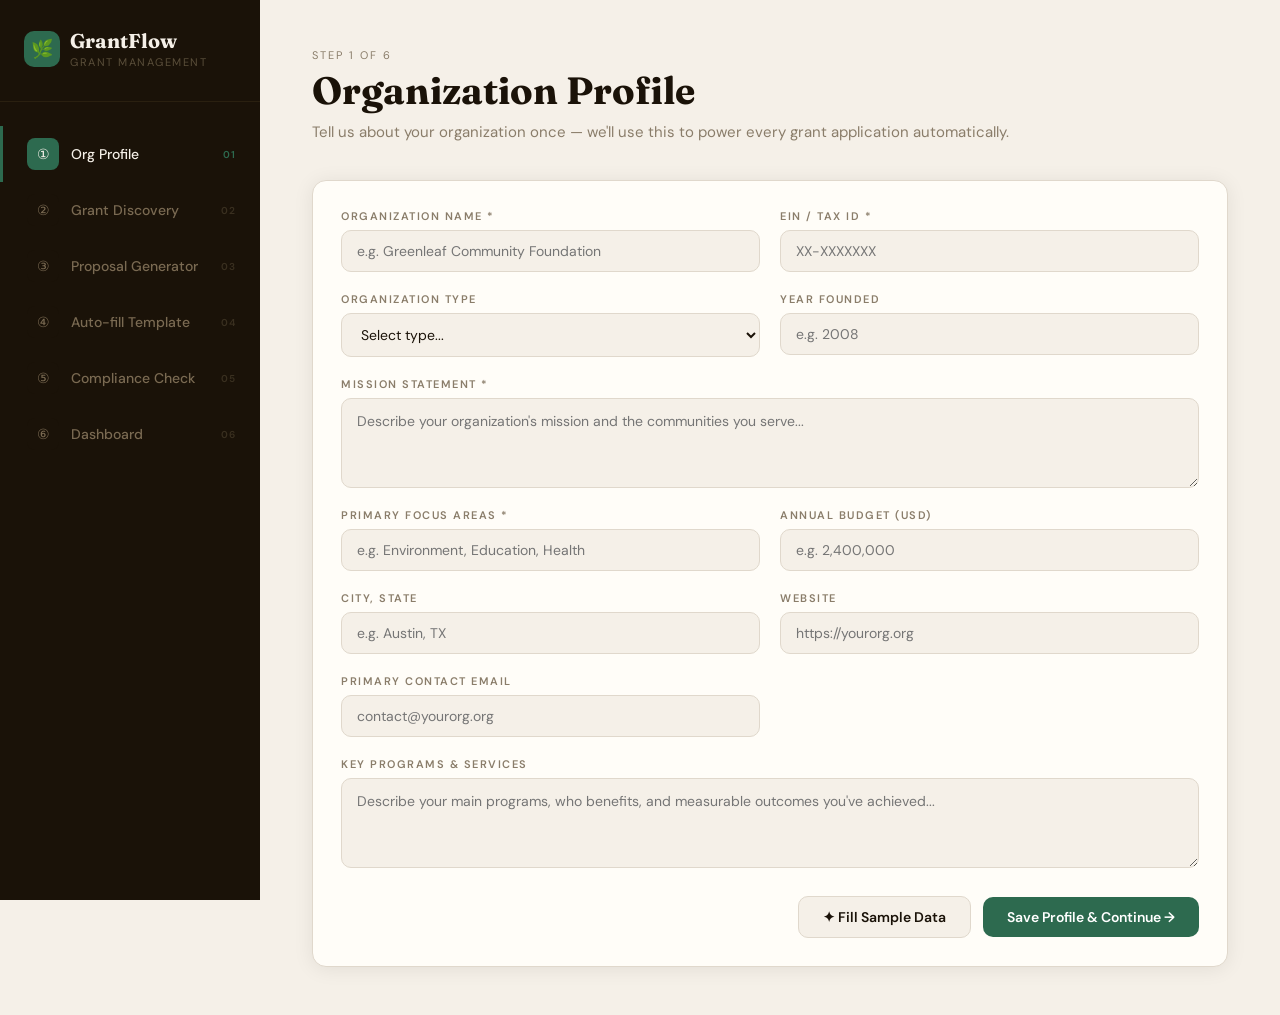
<file: templates/index.html>
<!DOCTYPE html>
<html lang="en">
<head>
<meta charset="UTF-8"/>
<meta name="viewport" content="width=device-width, initial-scale=1.0"/>
<title>GrantFlow — Full Prototype</title>
<link href="https://fonts.googleapis.com/css2?family=Fraunces:wght@400;600;700;900&family=DM+Sans:wght@300;400;500;600&family=Instrument+Serif:ital@0;1&display=swap" rel="stylesheet"/>
<style>
  :root {
    --bg: #f5f0e8;
    --surface: #fffdf8;
    --border: #e0d8cc;
    --text: #1a1208;
    --muted: #8a7d6a;
    --accent: #2d6a4f;
    --accent2: #e76f51;
    --accent3: #457b9d;
    --gold: #c9963a;
    --pass: #2d6a4f;
    --warn: #c9963a;
    --fail: #e63946;
    --radius: 14px;
    --shadow: 0 2px 20px rgba(0,0,0,0.08);
  }
  * { box-sizing: border-box; margin: 0; padding: 0; }
  body { background: var(--bg); font-family: 'DM Sans', sans-serif; color: var(--text); min-height: 100vh; }
  
  /* LAYOUT */
  .shell { display: flex; min-height: 100vh; }
  .sidebar {
    width: 260px; min-height: 100vh; background: var(--text);
    display: flex; flex-direction: column; padding: 28px 0; position: fixed; top: 0; left: 0; bottom: 0;
  }
  .sidebar-logo { padding: 0 24px 32px; border-bottom: 1px solid #2a2010; margin-bottom: 24px; }
  .logo-mark { display: flex; align-items: center; gap: 10px; }
  .logo-icon { width: 36px; height: 36px; background: var(--accent); border-radius: 10px; display: flex; align-items: center; justify-content: center; font-size: 18px; }
  .logo-text { font-family: 'Fraunces', serif; font-size: 20px; color: #f5f0e8; font-weight: 700; }
  .logo-sub { font-size: 11px; color: #5a4e3a; margin-top: 2px; letter-spacing: 1.5px; text-transform: uppercase; }
  
  .nav-item {
    display: flex; align-items: center; gap: 12px;
    padding: 12px 24px; cursor: pointer;
    transition: all .2s; color: #7a6a52; font-size: 14px; font-weight: 500;
    border-left: 3px solid transparent;
  }
  .nav-item:hover { color: #f5f0e8; background: #1a1208; }
  .nav-item.active { color: #f5f0e8; border-left-color: var(--accent); background: #1a1208; }
  .nav-item.done { color: var(--accent); }
  .nav-icon { width: 32px; height: 32px; border-radius: 8px; display: flex; align-items: center; justify-content: center; font-size: 14px; background: #1a1208; flex-shrink: 0; }
  .nav-item.active .nav-icon { background: var(--accent); }
  .nav-item.done .nav-icon { background: #0d2218; }
  .nav-step { font-size: 10px; color: #3a3020; margin-left: auto; font-weight: 600; letter-spacing: 1px; }
  .nav-item.active .nav-step { color: var(--accent); }

  .main { margin-left: 260px; flex: 1; padding: 48px 52px; max-width: calc(100% - 260px); }
  
  /* PANELS */
  .panel { display: none; animation: fadeUp .35s ease; }
  .panel.active { display: block; }
  @keyframes fadeUp { from { opacity:0; transform:translateY(18px); } to { opacity:1; transform:translateY(0); } }
  
  .page-header { margin-bottom: 36px; }
  .page-tag { font-size: 11px; letter-spacing: 2px; text-transform: uppercase; color: var(--muted); margin-bottom: 8px; }
  .page-title { font-family: 'Fraunces', serif; font-size: 38px; color: var(--text); line-height: 1.1; font-weight: 700; }
  .page-sub { font-size: 15px; color: var(--muted); margin-top: 8px; line-height: 1.6; }

  /* CARDS */
  .card { background: var(--surface); border: 1px solid var(--border); border-radius: var(--radius); padding: 28px; box-shadow: var(--shadow); }
  .card + .card { margin-top: 20px; }

  /* FORM */
  .form-grid { display: grid; grid-template-columns: 1fr 1fr; gap: 20px; }
  .form-group { display: flex; flex-direction: column; gap: 7px; }
  .form-group.full { grid-column: 1 / -1; }
  .form-label { font-size: 11px; letter-spacing: 1.5px; text-transform: uppercase; color: var(--muted); font-weight: 600; }
  .form-input, .form-textarea, .form-select {
    background: var(--bg); border: 1.5px solid var(--border); border-radius: 10px;
    color: var(--text); padding: 11px 15px; font-size: 14px; font-family: 'DM Sans', sans-serif;
    outline: none; transition: border-color .2s, box-shadow .2s; width: 100%;
  }
  .form-input:focus, .form-textarea:focus, .form-select:focus {
    border-color: var(--accent); box-shadow: 0 0 0 3px rgba(45,106,79,.12);
  }
  .form-textarea { resize: vertical; min-height: 90px; line-height: 1.6; }
  .form-select { cursor: pointer; }

  /* BUTTONS */
  .btn { display: inline-flex; align-items: center; gap: 8px; padding: 11px 24px; border-radius: 10px; font-size: 14px; font-weight: 600; font-family: 'DM Sans', sans-serif; cursor: pointer; transition: all .2s; border: none; }
  .btn-primary { background: var(--accent); color: white; }
  .btn-primary:hover { background: #1e4d38; transform: translateY(-1px); box-shadow: 0 6px 20px rgba(45,106,79,.3); }
  .btn-secondary { background: var(--bg); color: var(--text); border: 1.5px solid var(--border); }
  .btn-secondary:hover { border-color: var(--accent); color: var(--accent); }
  .btn-orange { background: var(--accent2); color: white; }
  .btn-orange:hover { background: #c85a3a; transform: translateY(-1px); }
  .btn-blue { background: var(--accent3); color: white; }
  .btn-blue:hover { background: #2e6080; }
  .btn:disabled { opacity: .4; cursor: not-allowed; transform: none !important; }
  .btn-row { display: flex; gap: 12px; align-items: center; margin-top: 28px; justify-content: flex-end; }

  /* GRANT CARDS */
  .grant-card {
    background: var(--surface); border: 1.5px solid var(--border); border-radius: var(--radius);
    padding: 20px 22px; cursor: pointer; transition: all .2s; display: flex; gap: 16px; align-items: flex-start;
  }
  .grant-card:hover { border-color: var(--accent); box-shadow: 0 4px 20px rgba(45,106,79,.1); }
  .grant-card.selected { border-color: var(--accent); background: #f0f7f3; }
  .grant-card + .grant-card { margin-top: 12px; }
  .grant-check { width: 22px; height: 22px; border-radius: 6px; border: 2px solid var(--border); background: white; display: flex; align-items: center; justify-content: center; flex-shrink: 0; margin-top: 2px; transition: all .2s; }
  .grant-card.selected .grant-check { background: var(--accent); border-color: var(--accent); }
  .grant-body { flex: 1; }
  .grant-name { font-weight: 600; font-size: 15px; color: var(--text); margin-bottom: 3px; }
  .grant-funder { font-size: 13px; color: var(--muted); margin-bottom: 10px; }
  .grant-meta { display: flex; gap: 16px; align-items: center; flex-wrap: wrap; }
  .grant-amount { font-family: 'Fraunces', serif; font-size: 20px; color: var(--gold); font-weight: 700; }
  .grant-deadline { font-size: 12px; color: var(--muted); background: var(--bg); padding: 4px 10px; border-radius: 20px; border: 1px solid var(--border); }
  .grant-badge { font-size: 11px; padding: 3px 10px; border-radius: 20px; font-weight: 600; }
  .badge-closing { background: #fde8e8; color: var(--fail); border: 1px solid #f5c0c0; }
  .badge-open { background: #e8f5ee; color: var(--pass); border: 1px solid #b8deca; }
  .match-bar-wrap { margin-top: 10px; }
  .match-label { display: flex; justify-content: space-between; font-size: 11px; color: var(--muted); margin-bottom: 4px; }
  .match-score { color: var(--accent); font-weight: 700; }
  .match-track { background: #e8e0d0; border-radius: 4px; height: 5px; overflow: hidden; }
  .match-fill { height: 100%; background: var(--accent); border-radius: 4px; transition: width 1s cubic-bezier(.4,0,.2,1); }

  /* FILTER PILLS */
  .pills { display: flex; gap: 8px; flex-wrap: wrap; margin-bottom: 20px; }
  .pill { padding: 6px 16px; border-radius: 20px; font-size: 12px; font-weight: 600; cursor: pointer; border: 1.5px solid var(--border); background: var(--surface); color: var(--muted); transition: all .2s; }
  .pill.active { border-color: var(--accent); color: var(--accent); background: #f0f7f3; }

  /* PROPOSAL */
  .proposal-tabs { display: flex; gap: 8px; margin-bottom: 20px; flex-wrap: wrap; }
  .prop-tab { padding: 7px 16px; border-radius: 20px; font-size: 13px; font-weight: 600; cursor: pointer; border: 1.5px solid var(--border); background: var(--surface); color: var(--muted); transition: all .2s; }
  .prop-tab.active { border-color: var(--gold); color: var(--gold); background: #fdf5e6; }
  .proposal-box {
    background: #fffdf5; border: 1.5px solid var(--border); border-radius: var(--radius);
    padding: 28px; min-height: 340px; font-family: 'Instrument Serif', serif; font-size: 16px;
    line-height: 1.85; color: var(--text); white-space: pre-wrap; position: relative; overflow-y: auto; max-height: 420px;
  }
  .proposal-placeholder { color: #bbb; font-family: 'DM Sans', sans-serif; font-size: 14px; font-style: italic; }
  .cursor { display: inline-block; width: 2px; height: 18px; background: var(--accent2); animation: blink 1s infinite; margin-left: 1px; vertical-align: middle; }
  @keyframes blink { 0%,100%{opacity:1} 50%{opacity:0} }
  .ai-thinking { display: flex; align-items: center; gap: 10px; color: var(--muted); font-family: 'DM Sans', sans-serif; font-size: 13px; }
  .dot-anim span { display: inline-block; width: 6px; height: 6px; border-radius: 50%; background: var(--accent); margin: 0 2px; animation: bounce .8s infinite; }
  .dot-anim span:nth-child(2) { animation-delay: .15s; }
  .dot-anim span:nth-child(3) { animation-delay: .3s; }
  @keyframes bounce { 0%,100%{transform:translateY(0)} 50%{transform:translateY(-5px)} }

  /* AUTOFILL */
  .filled-input { border-color: var(--accent) !important; background: #f0f7f3 !important; }
  .autofill-badge { display: inline-flex; align-items: center; gap: 5px; font-size: 11px; color: var(--pass); background: #e8f5ee; border: 1px solid #b8deca; border-radius: 20px; padding: 4px 12px; font-weight: 600; }

  /* COMPLIANCE */
  .compliance-item {
    display: flex; align-items: center; gap: 14px;
    background: var(--surface); border: 1.5px solid var(--border); border-radius: 12px;
    padding: 14px 18px; transition: all .4s ease; opacity: .25;
  }
  .compliance-item + .compliance-item { margin-top: 10px; }
  .compliance-item.revealed { opacity: 1; }
  .compliance-item.pass { border-color: #b8deca; }
  .compliance-item.warn { border-color: #f0d898; }
  .compliance-item.fail { border-color: #f5c0c0; }
  .comp-icon { width: 32px; height: 32px; border-radius: 50%; display: flex; align-items: center; justify-content: center; font-size: 14px; font-weight: 700; flex-shrink: 0; }
  .comp-icon.pass { background: #e8f5ee; color: var(--pass); }
  .comp-icon.warn { background: #fdf5e6; color: var(--warn); }
  .comp-icon.fail { background: #fde8e8; color: var(--fail); }
  .comp-text { font-size: 14px; color: var(--text); flex: 1; }
  .comp-tag { font-size: 11px; font-weight: 600; padding: 3px 10px; border-radius: 10px; }
  .comp-tag.pass { background: #e8f5ee; color: var(--pass); }
  .comp-tag.warn { background: #fdf5e6; color: var(--warn); }
  .comp-tag.fail { background: #fde8e8; color: var(--fail); }
  .comp-summary { display: grid; grid-template-columns: 1fr 1fr 1fr; gap: 14px; margin-bottom: 24px; }
  .comp-stat { border-radius: 12px; padding: 16px 20px; text-align: center; }
  .comp-stat.pass { background: #e8f5ee; border: 1px solid #b8deca; }
  .comp-stat.warn { background: #fdf5e6; border: 1px solid #f0d898; }
  .comp-stat.fail { background: #fde8e8; border: 1px solid #f5c0c0; }
  .comp-stat-num { font-family: 'Fraunces', serif; font-size: 32px; font-weight: 700; }
  .comp-stat-num.pass { color: var(--pass); }
  .comp-stat-num.warn { color: var(--warn); }
  .comp-stat-num.fail { color: var(--fail); }
  .comp-stat-lbl { font-size: 12px; color: var(--muted); margin-top: 4px; font-weight: 600; }

  /* DASHBOARD */
  .stat-grid { display: grid; grid-template-columns: repeat(4, 1fr); gap: 16px; margin-bottom: 28px; }
  .stat-card { background: var(--surface); border: 1.5px solid var(--border); border-radius: var(--radius); padding: 20px; }
  .stat-card-label { font-size: 11px; letter-spacing: 1.5px; text-transform: uppercase; color: var(--muted); margin-bottom: 8px; }
  .stat-card-value { font-family: 'Fraunces', serif; font-size: 32px; font-weight: 700; line-height: 1; }
  .stat-card-sub { font-size: 12px; color: var(--muted); margin-top: 6px; }
  .stat-card.green .stat-card-value { color: var(--accent); }
  .stat-card.gold .stat-card-value { color: var(--gold); }
  .stat-card.blue .stat-card-value { color: var(--accent3); }
  .stat-card.orange .stat-card-value { color: var(--accent2); }

  .two-col { display: grid; grid-template-columns: 1fr 1fr; gap: 20px; }
  .section-title { font-size: 12px; letter-spacing: 1.5px; text-transform: uppercase; color: var(--muted); margin-bottom: 16px; font-weight: 600; }

  .pipeline-row { margin-bottom: 16px; }
  .pipeline-labels { display: flex; justify-content: space-between; font-size: 13px; color: var(--text); margin-bottom: 5px; }
  .pipeline-count { font-weight: 700; }
  .pipe-track { background: var(--bg); border-radius: 4px; height: 8px; overflow: hidden; border: 1px solid var(--border); }
  .pipe-fill { height: 100%; border-radius: 4px; transition: width 1.2s cubic-bezier(.4,0,.2,1); }

  .activity-item { display: flex; gap: 12px; align-items: flex-start; padding: 10px 0; border-bottom: 1px solid var(--border); }
  .activity-item:last-child { border-bottom: none; }
  .activity-dot { width: 10px; height: 10px; border-radius: 50%; margin-top: 5px; flex-shrink: 0; }
  .activity-body { flex: 1; }
  .activity-action { font-size: 13px; font-weight: 600; }
  .activity-grant { font-size: 13px; color: var(--muted); }
  .activity-date { font-size: 11px; color: #b0a090; margin-top: 2px; }

  /* SUCCESS BANNER */
  .success-banner { background: linear-gradient(135deg, #f0f7f3, #fdf5e6); border: 1.5px solid #b8deca; border-radius: var(--radius); padding: 24px 28px; display: flex; align-items: center; justify-content: space-between; margin-top: 24px; }
  .success-title { font-family: 'Fraunces', serif; font-size: 20px; color: var(--text); margin-bottom: 4px; }
  .success-sub { font-size: 13px; color: var(--muted); }

  /* PROGRESS STEPS */
  .step-progress { display: flex; align-items: center; gap: 6px; margin-bottom: 12px; }
  .step-dot { width: 8px; height: 8px; border-radius: 50%; background: var(--border); }
  .step-dot.done { background: var(--accent); }
  .step-dot.active { background: var(--accent2); }

  /* MISC */
  .hint { font-size: 12px; color: var(--muted); margin-top: 6px; font-style: italic; }
  .section-divider { border: none; border-top: 1.5px solid var(--border); margin: 28px 0; }
  .tag { display: inline-block; font-size: 11px; padding: 3px 10px; border-radius: 20px; font-weight: 600; background: var(--bg); color: var(--muted); border: 1px solid var(--border); }

  @media (max-width: 900px) {
    .sidebar { display: none; }
    .main { margin-left: 0; padding: 24px 20px; max-width: 100%; }
    .form-grid, .stat-grid, .two-col, .comp-summary { grid-template-columns: 1fr; }
  }
</style>
</head>
<body>

<div class="shell">
  <!-- SIDEBAR -->
  <nav class="sidebar">
    <div class="sidebar-logo">
      <div class="logo-mark">
        <div class="logo-icon">🌿</div>
        <div>
          <div class="logo-text">GrantFlow</div>
          <div class="logo-sub">Grant Management</div>
        </div>
      </div>
    </div>
    <div id="nav-org" class="nav-item active" onclick="goTo('org')">
      <div class="nav-icon">①</div>
      <span>Org Profile</span>
      <span class="nav-step">01</span>
    </div>
    <div id="nav-discover" class="nav-item" onclick="goTo('discover')">
      <div class="nav-icon">②</div>
      <span>Grant Discovery</span>
      <span class="nav-step">02</span>
    </div>
    <div id="nav-proposal" class="nav-item" onclick="goTo('proposal')">
      <div class="nav-icon">③</div>
      <span>Proposal Generator</span>
      <span class="nav-step">03</span>
    </div>
    <div id="nav-autofill" class="nav-item" onclick="goTo('autofill')">
      <div class="nav-icon">④</div>
      <span>Auto-fill Template</span>
      <span class="nav-step">04</span>
    </div>
    <div id="nav-compliance" class="nav-item" onclick="goTo('compliance')">
      <div class="nav-icon">⑤</div>
      <span>Compliance Check</span>
      <span class="nav-step">05</span>
    </div>
    <div id="nav-dashboard" class="nav-item" onclick="goTo('dashboard')">
      <div class="nav-icon">⑥</div>
      <span>Dashboard</span>
      <span class="nav-step">06</span>
    </div>
  </nav>

  <main class="main">

    <!-- ═══════════════════════════════════════
         STEP 1 — ORG PROFILE
    ═══════════════════════════════════════ -->
    <div id="panel-org" class="panel active">
      <div class="page-header">
        <div class="page-tag">Step 1 of 6</div>
        <div class="page-title">Organization Profile</div>
        <div class="page-sub">Tell us about your organization once — we'll use this to power every grant application automatically.</div>
      </div>
      <div class="card">
        <div class="form-grid">
          <div class="form-group">
            <label class="form-label">Organization Name *</label>
            <input id="org-name" class="form-input" placeholder="e.g. Greenleaf Community Foundation" />
          </div>
          <div class="form-group">
            <label class="form-label">EIN / Tax ID *</label>
            <input id="org-ein" class="form-input" placeholder="XX-XXXXXXX" />
          </div>
          <div class="form-group">
            <label class="form-label">Organization Type</label>
            <select id="org-type" class="form-select">
              <option value="">Select type...</option>
              <option>501(c)(3) Nonprofit</option>
              <option>501(c)(4) Social Welfare</option>
              <option>Public Agency</option>
              <option>Tribal Government</option>
              <option>University / Academic</option>
              <option>NGO / International</option>
            </select>
          </div>
          <div class="form-group">
            <label class="form-label">Year Founded</label>
            <input id="org-founded" class="form-input" placeholder="e.g. 2008" />
          </div>
          <div class="form-group full">
            <label class="form-label">Mission Statement *</label>
            <textarea id="org-mission" class="form-textarea" placeholder="Describe your organization's mission and the communities you serve..."></textarea>
          </div>
          <div class="form-group">
            <label class="form-label">Primary Focus Areas *</label>
            <input id="org-focus" class="form-input" placeholder="e.g. Environment, Education, Health" />
          </div>
          <div class="form-group">
            <label class="form-label">Annual Budget (USD)</label>
            <input id="org-budget" class="form-input" placeholder="e.g. 2,400,000" />
          </div>
          <div class="form-group">
            <label class="form-label">City, State</label>
            <input id="org-location" class="form-input" placeholder="e.g. Austin, TX" />
          </div>
          <div class="form-group">
            <label class="form-label">Website</label>
            <input id="org-website" class="form-input" placeholder="https://yourorg.org" />
          </div>
          <div class="form-group">
            <label class="form-label">Primary Contact Email</label>
            <input id="org-email" class="form-input" placeholder="contact@yourorg.org" />
          </div>
          <div class="form-group full">
            <label class="form-label">Key Programs & Services</label>
            <textarea id="org-programs" class="form-textarea" placeholder="Describe your main programs, who benefits, and measurable outcomes you've achieved..."></textarea>
          </div>
        </div>
        <div class="btn-row">
          <button class="btn btn-secondary" onclick="fillSampleOrg()">✦ Fill Sample Data</button>
          <button class="btn btn-primary" onclick="saveOrg()">Save Profile & Continue →</button>
        </div>
      </div>
    </div>

    <!-- ═══════════════════════════════════════
         STEP 2 — GRANT DISCOVERY
    ═══════════════════════════════════════ -->
    <div id="panel-discover" class="panel">
      <div class="page-header">
        <div class="page-tag">Step 2 of 6</div>
        <div class="page-title">Grant Discovery</div>
        <div class="page-sub">Grants matched to your organization profile. Select the ones you want to apply for.</div>
      </div>

      <div class="pills" id="filter-pills">
        <div class="pill active" onclick="filterGrants('All', this)">All Grants</div>
        <div class="pill" onclick="filterGrants('Environment', this)">🌿 Environment</div>
        <div class="pill" onclick="filterGrants('Climate', this)">🌡 Climate</div>
        <div class="pill" onclick="filterGrants('Education', this)">📚 Education</div>
        <div class="pill" onclick="filterGrants('Health', this)">❤️ Health</div>
        <div class="pill" onclick="filterGrants('Community', this)">🏘 Community</div>
      </div>

      <div id="grants-list"></div>

      <div class="btn-row">
        <span id="selected-count" style="color:var(--muted);font-size:13px;">0 grants selected</span>
        <button class="btn btn-secondary" onclick="goTo('org')">← Back</button>
        <button id="btn-to-proposal" class="btn btn-primary" onclick="goToProposal()" disabled>Generate Proposals →</button>
      </div>
    </div>

    <!-- ═══════════════════════════════════════
         STEP 3 — PROPOSAL GENERATOR
    ═══════════════════════════════════════ -->
    <div id="panel-proposal" class="panel">
      <div class="page-header">
        <div class="page-tag">Step 3 of 6</div>
        <div class="page-title">Proposal Generator</div>
        <div class="page-sub">AI writes a tailored grant proposal for each grant using your organization's profile. Powered by Claude AI.</div>
      </div>
      <div class="card">
        <div class="proposal-tabs" id="proposal-tabs"></div>
        <div id="proposal-output" class="proposal-box">
          <span class="proposal-placeholder">Select a grant tab above and click Generate to create your proposal.</span>
        </div>
        <div id="ai-status" style="margin-top:12px;min-height:30px;"></div>
        <div class="btn-row">
          <button class="btn btn-secondary" onclick="goTo('discover')">← Back</button>
          <button id="btn-generate" class="btn btn-orange" onclick="generateProposal()">✦ Generate with AI</button>
          <button id="btn-to-autofill" class="btn btn-primary" onclick="goTo('autofill')" style="display:none">Continue to Auto-fill →</button>
        </div>
      </div>
    </div>

    <!-- ═══════════════════════════════════════
         STEP 4 — AUTO-FILL TEMPLATE
    ═══════════════════════════════════════ -->
    <div id="panel-autofill" class="panel">
      <div class="page-header">
        <div class="page-tag">Step 4 of 6</div>
        <div class="page-title">Auto-fill Template</div>
        <div class="page-sub">Standard grant application fields pre-populated from your profile. Review and edit as needed.</div>
      </div>
      <div class="card">
        <div style="display:flex;justify-content:space-between;align-items:center;margin-bottom:24px;">
          <div id="autofill-status" class="hint">Fields waiting to be filled...</div>
          <button class="btn btn-blue" onclick="runAutofill()">⚡ Auto-fill All Fields</button>
        </div>
        <div class="form-grid" id="autofill-fields">
          <div class="form-group">
            <label class="form-label">Legal Organization Name</label>
            <input id="af-org-name" class="form-input" placeholder="Will be filled from your profile" />
          </div>
          <div class="form-group">
            <label class="form-label">EIN / Federal Tax ID</label>
            <input id="af-ein" class="form-input" placeholder="Will be filled from your profile" />
          </div>
          <div class="form-group">
            <label class="form-label">Organization Type</label>
            <input id="af-type" class="form-input" placeholder="Will be filled from your profile" />
          </div>
          <div class="form-group">
            <label class="form-label">Year Established</label>
            <input id="af-founded" class="form-input" placeholder="Will be filled from your profile" />
          </div>
          <div class="form-group">
            <label class="form-label">Primary Contact Email</label>
            <input id="af-email" class="form-input" placeholder="Will be filled from your profile" />
          </div>
          <div class="form-group">
            <label class="form-label">Organization Address</label>
            <input id="af-location" class="form-input" placeholder="Will be filled from your profile" />
          </div>
          <div class="form-group">
            <label class="form-label">Project Title</label>
            <input id="af-project-title" class="form-input" placeholder="Will be auto-generated" />
          </div>
          <div class="form-group">
            <label class="form-label">Amount Requested</label>
            <input id="af-amount" class="form-input" placeholder="Will be filled from grant data" />
          </div>
          <div class="form-group">
            <label class="form-label">Project Period</label>
            <input id="af-period" class="form-input" placeholder="e.g. Jan 1, 2026 – Dec 31, 2026" />
          </div>
          <div class="form-group">
            <label class="form-label">Primary Focus Area</label>
            <input id="af-focus" class="form-input" placeholder="Will be filled from your profile" />
          </div>
          <div class="form-group">
            <label class="form-label">Website URL</label>
            <input id="af-website" class="form-input" placeholder="Will be filled from your profile" />
          </div>
          <div class="form-group">
            <label class="form-label">Annual Operating Budget</label>
            <input id="af-budget" class="form-input" placeholder="Will be filled from your profile" />
          </div>
        </div>
        <div class="btn-row">
          <button class="btn btn-secondary" onclick="goTo('proposal')">← Back</button>
          <button class="btn btn-primary" onclick="goTo('compliance')">Run Compliance Check →</button>
        </div>
      </div>
    </div>

    <!-- ═══════════════════════════════════════
         STEP 5 — COMPLIANCE CHECKER
    ═══════════════════════════════════════ -->
    <div id="panel-compliance" class="panel">
      <div class="page-header">
        <div class="page-tag">Step 5 of 6</div>
        <div class="page-title">Compliance Check</div>
        <div class="page-sub">Automated scan of your application against grant requirements and regulations.</div>
      </div>
      <div class="card">
        <div id="comp-summary-wrap" style="display:none">
          <div class="comp-summary">
            <div class="comp-stat pass"><div id="comp-pass-num" class="comp-stat-num pass">0</div><div class="comp-stat-lbl">✓ Passed</div></div>
            <div class="comp-stat warn"><div id="comp-warn-num" class="comp-stat-num warn">0</div><div class="comp-stat-lbl">⚠ Warnings</div></div>
            <div class="comp-stat fail"><div id="comp-fail-num" class="comp-stat-num fail">0</div><div class="comp-stat-lbl">✕ Failed</div></div>
          </div>
        </div>
        <div id="compliance-list"></div>
        <div class="btn-row">
          <button class="btn btn-secondary" onclick="goTo('autofill')">← Back</button>
          <button id="btn-run-compliance" class="btn btn-blue" onclick="runCompliance()">▶ Run Compliance Scan</button>
          <button id="btn-to-dashboard" class="btn btn-primary" onclick="goTo('dashboard')" style="display:none">View Dashboard →</button>
        </div>
      </div>
    </div>

    <!-- ═══════════════════════════════════════
         STEP 6 — DASHBOARD
    ═══════════════════════════════════════ -->
    <div id="panel-dashboard" class="panel">
      <div class="page-header">
        <div class="page-tag">Step 6 of 6</div>
        <div class="page-title">Grant Dashboard</div>
        <div class="page-sub">Your complete grant portfolio. Track applications, awards, and upcoming deadlines.</div>
      </div>

      <div class="stat-grid">
        <div class="stat-card green">
          <div class="stat-card-label">Total Applied</div>
          <div class="stat-card-value">12</div>
          <div class="stat-card-sub">+3 this month</div>
        </div>
        <div class="stat-card gold">
          <div class="stat-card-label">Total Awarded</div>
          <div class="stat-card-value">$1.2M</div>
          <div class="stat-card-sub">4 grants active</div>
        </div>
        <div class="stat-card blue">
          <div class="stat-card-label">Pending Review</div>
          <div class="stat-card-value">5</div>
          <div class="stat-card-sub">Avg. 47 day wait</div>
        </div>
        <div class="stat-card orange">
          <div class="stat-card-label">Success Rate</div>
          <div class="stat-card-value">67%</div>
          <div class="stat-card-sub">Industry avg: 42%</div>
        </div>
      </div>

      <div class="two-col">
        <div class="card">
          <div class="section-title">Application Pipeline</div>
          <div class="pipeline-row">
            <div class="pipeline-labels"><span>Drafting</span><span class="pipeline-count" style="color:var(--muted)">3</span></div>
            <div class="pipe-track"><div class="pipe-fill" style="width:0%;background:#c4b5a0" data-width="30%"></div></div>
          </div>
          <div class="pipeline-row">
            <div class="pipeline-labels"><span>Submitted</span><span class="pipeline-count" style="color:var(--accent3)">5</span></div>
            <div class="pipe-track"><div class="pipe-fill" style="width:0%;background:var(--accent3)" data-width="50%"></div></div>
          </div>
          <div class="pipeline-row">
            <div class="pipeline-labels"><span>Under Review</span><span class="pipeline-count" style="color:var(--gold)">2</span></div>
            <div class="pipe-track"><div class="pipe-fill" style="width:0%;background:var(--gold)" data-width="20%"></div></div>
          </div>
          <div class="pipeline-row">
            <div class="pipeline-labels"><span>Awarded</span><span class="pipeline-count" style="color:var(--accent)">4</span></div>
            <div class="pipe-track"><div class="pipe-fill" style="width:0%;background:var(--accent)" data-width="40%"></div></div>
          </div>
          <div class="pipeline-row">
            <div class="pipeline-labels"><span>Declined</span><span class="pipeline-count" style="color:var(--fail)">1</span></div>
            <div class="pipe-track"><div class="pipe-fill" style="width:0%;background:var(--fail)" data-width="10%"></div></div>
          </div>
        </div>

        <div class="card">
          <div class="section-title">Recent Activity</div>
          <div class="activity-item">
            <div class="activity-dot" style="background:var(--accent3)"></div>
            <div class="activity-body">
              <div class="activity-action" style="color:var(--accent3)">Submitted</div>
              <div class="activity-grant">Climate Resilience Fund — Bloomberg</div>
              <div class="activity-date">Mar 4, 2026</div>
            </div>
          </div>
          <div class="activity-item">
            <div class="activity-dot" style="background:var(--accent)"></div>
            <div class="activity-body">
              <div class="activity-action" style="color:var(--accent)">Awarded 🎉</div>
              <div class="activity-grant">USDA Rural Development — $150,000</div>
              <div class="activity-date">Feb 28, 2026</div>
            </div>
          </div>
          <div class="activity-item">
            <div class="activity-dot" style="background:var(--fail)"></div>
            <div class="activity-body">
              <div class="activity-action" style="color:var(--fail)">Declined</div>
              <div class="activity-grant">Tech Innovation Challenge</div>
              <div class="activity-date">Feb 20, 2026</div>
            </div>
          </div>
          <div class="activity-item">
            <div class="activity-dot" style="background:var(--gold)"></div>
            <div class="activity-body">
              <div class="activity-action" style="color:var(--gold)">Under Review</div>
              <div class="activity-grant">Health Equity Grant — RWJF</div>
              <div class="activity-date">Feb 12, 2026</div>
            </div>
          </div>
          <div class="activity-item">
            <div class="activity-dot" style="background:var(--accent)"></div>
            <div class="activity-body">
              <div class="activity-action" style="color:var(--accent)">Awarded 🎉</div>
              <div class="activity-grant">Community Innovation Award — $75,000</div>
              <div class="activity-date">Jan 30, 2026</div>
            </div>
          </div>
        </div>
      </div>

      <div class="success-banner">
        <div>
          <div class="success-title">🌿 Application flow complete!</div>
          <div class="success-sub">Your grant applications are ready to submit. Start a new cycle anytime.</div>
        </div>
        <button class="btn btn-primary" onclick="goTo('org')">+ Start New Application</button>
      </div>
    </div>

  </main>
</div>

<script>
// ═══════════════════════════════════════
// DATA
// ═══════════════════════════════════════
const GRANTS = [
  { id:1, name:"USDA Rural Development Grant", funder:"U.S. Dept. of Agriculture", amount:"$150,000", amountNum:150000, deadline:"Apr 30, 2026", match:97, category:"Environment", status:"open" },
  { id:2, name:"Climate Resilience Fund", funder:"Bloomberg Philanthropies", amount:"$500,000", amountNum:500000, deadline:"May 15, 2026", match:94, category:"Climate", status:"open" },
  { id:3, name:"Community Innovation Award", funder:"Kresge Foundation", amount:"$75,000", amountNum:75000, deadline:"Jun 1, 2026", match:89, category:"Community", status:"open" },
  { id:4, name:"Education Equity Initiative", funder:"Bill & Melinda Gates Foundation", amount:"$250,000", amountNum:250000, deadline:"Mar 28, 2026", match:82, category:"Education", status:"closing" },
  { id:5, name:"Health Equity Grant", funder:"Robert Wood Johnson Foundation", amount:"$180,000", amountNum:180000, deadline:"Jul 10, 2026", match:78, category:"Health", status:"open" },
  { id:6, name:"Environmental Justice Fund", funder:"EPA Office of Grants", amount:"$300,000", amountNum:300000, deadline:"Aug 5, 2026", match:91, category:"Environment", status:"open" },
  { id:7, name:"Youth Climate Leaders Program", funder:"Patagonia Foundation", amount:"$50,000", amountNum:50000, deadline:"Apr 15, 2026", match:85, category:"Climate", status:"open" },
];

const COMPLIANCE_RULES = [
  { label:"Organization is a registered 501(c)(3) or eligible entity", sev:"pass" },
  { label:"EIN / Federal Tax ID has been provided", sev:"pass" },
  { label:"Mission statement aligns with grant focus area", sev:"pass" },
  { label:"Budget narrative attached and complete", sev:"pass" },
  { label:"IRS determination letter on file", sev:"pass" },
  { label:"Board resolution signed within last 6 months", sev:"warn" },
  { label:"Project timeline covers the full grant period", sev:"pass" },
  { label:"Matching funds documentation missing", sev:"fail" },
  { label:"DUNS / Unique Entity Identifier (UEI) provided", sev:"pass" },
  { label:"Indirect cost rate agreement required", sev:"warn" },
  { label:"Key personnel CVs attached", sev:"pass" },
  { label:"Previous grant performance reports submitted", sev:"pass" },
];

// STATE
let state = { org: {}, selectedGrants: [], activeGrantTab: null, proposals: {}, autofilled: false, complianceDone: false };
let currentFilter = 'All';

// ═══════════════════════════════════════
// NAVIGATION
// ═══════════════════════════════════════
function goTo(id) {
  document.querySelectorAll('.panel').forEach(p => p.classList.remove('active'));
  document.querySelectorAll('.nav-item').forEach(n => n.classList.remove('active'));
  document.getElementById('panel-' + id).classList.add('active');
  document.getElementById('nav-' + id).classList.add('active');
  if (id === 'discover') renderGrants();
  if (id === 'proposal') renderProposalTabs();
  if (id === 'dashboard') animatePipeline();
  window.scrollTo(0, 0);
}

// ═══════════════════════════════════════
// STEP 1 — ORG PROFILE
// ═══════════════════════════════════════
function fillSampleOrg() {
  document.getElementById('org-name').value = 'Greenleaf Community Foundation';
  document.getElementById('org-ein').value = '47-1234567';
  document.getElementById('org-type').value = '501(c)(3) Nonprofit';
  document.getElementById('org-founded').value = '2008';
  document.getElementById('org-mission').value = 'To strengthen underserved communities through environmental stewardship, equitable education, and grassroots health initiatives that create lasting, systemic change.';
  document.getElementById('org-focus').value = 'Environment, Climate, Community Health';
  document.getElementById('org-budget').value = '2,400,000';
  document.getElementById('org-location').value = 'Austin, TX';
  document.getElementById('org-website').value = 'https://greenleaf.org';
  document.getElementById('org-email').value = 'grants@greenleaf.org';
  document.getElementById('org-programs').value = 'Urban Reforestation Initiative (planted 12,000 trees, served 8 counties), Community Health Clinics (14,000 patients annually), Youth Environmental Education (2,200 students per year).';
}

function saveOrg() {
  state.org = {
    name: document.getElementById('org-name').value || 'Your Organization',
    ein: document.getElementById('org-ein').value || 'XX-XXXXXXX',
    type: document.getElementById('org-type').value || '501(c)(3) Nonprofit',
    founded: document.getElementById('org-founded').value || '2010',
    mission: document.getElementById('org-mission').value || 'To serve our community.',
    focus: document.getElementById('org-focus').value || 'Community Development',
    budget: document.getElementById('org-budget').value || '1,000,000',
    location: document.getElementById('org-location').value || 'United States',
    website: document.getElementById('org-website').value || 'https://yourorg.org',
    email: document.getElementById('org-email').value || 'contact@yourorg.org',
    programs: document.getElementById('org-programs').value || '',
  };
  document.getElementById('nav-org').classList.add('done');
  goTo('discover');
}

// ═══════════════════════════════════════
// STEP 2 — GRANT DISCOVERY
// ═══════════════════════════════════════
function renderGrants() {
  const list = document.getElementById('grants-list');
  const filtered = currentFilter === 'All' ? GRANTS : GRANTS.filter(g => g.category === currentFilter);
  list.innerHTML = filtered.map(g => `
    <div id="grant-${g.id}" class="grant-card ${state.selectedGrants.includes(g.id) ? 'selected' : ''}" onclick="toggleGrant(${g.id})">
      <div class="grant-check">${state.selectedGrants.includes(g.id) ? '<span style="color:white;font-size:13px;font-weight:900">✓</span>' : ''}</div>
      <div class="grant-body">
        <div style="display:flex;align-items:center;gap:10px;margin-bottom:3px">
          <div class="grant-name">${g.name}</div>
          <span class="grant-badge ${g.status === 'closing' ? 'badge-closing' : 'badge-open'}">${g.status === 'closing' ? 'CLOSING SOON' : 'OPEN'}</span>
        </div>
        <div class="grant-funder">${g.funder}</div>
        <div class="grant-meta">
          <span class="grant-amount">${g.amount}</span>
          <span class="grant-deadline">📅 ${g.deadline}</span>
          <span class="tag">${g.category}</span>
        </div>
        <div class="match-bar-wrap">
          <div class="match-label"><span>AI Match Score</span><span class="match-score">${g.match}%</span></div>
          <div class="match-track"><div id="bar-${g.id}" class="match-fill" style="width:0%"></div></div>
        </div>
      </div>
    </div>
  `).join('');
  setTimeout(() => filtered.forEach(g => {
    const el = document.getElementById('bar-' + g.id);
    if (el) el.style.width = g.match + '%';
  }), 50);
  updateSelectedCount();
}

function filterGrants(cat, el) {
  currentFilter = cat;
  document.querySelectorAll('.pill').forEach(p => p.classList.remove('active'));
  el.classList.add('active');
  renderGrants();
}

function toggleGrant(id) {
  if (state.selectedGrants.includes(id)) {
    state.selectedGrants = state.selectedGrants.filter(x => x !== id);
  } else {
    state.selectedGrants.push(id);
  }
  renderGrants();
}

function updateSelectedCount() {
  const n = state.selectedGrants.length;
  document.getElementById('selected-count').textContent = n + ' grant' + (n !== 1 ? 's' : '') + ' selected';
  document.getElementById('btn-to-proposal').disabled = n === 0;
}

function goToProposal() {
  document.getElementById('nav-discover').classList.add('done');
  goTo('proposal');
}

// ═══════════════════════════════════════
// STEP 3 — PROPOSAL GENERATOR
// ═══════════════════════════════════════
function renderProposalTabs() {
  const tabs = document.getElementById('proposal-tabs');
  if (!state.selectedGrants.length) { tabs.innerHTML = '<span style="color:var(--muted);font-size:13px">No grants selected — go back to Step 2.</span>'; return; }
  tabs.innerHTML = state.selectedGrants.map(id => {
    const g = GRANTS.find(x => x.id === id);
    return `<div class="prop-tab ${state.activeGrantTab === id ? 'active' : ''}" onclick="selectGrantTab(${id})">${g.name.split(' ').slice(0,3).join(' ')}</div>`;
  }).join('');
  if (!state.activeGrantTab && state.selectedGrants.length) { state.activeGrantTab = state.selectedGrants[0]; renderProposalTabs(); }
  const output = document.getElementById('proposal-output');
  if (state.proposals[state.activeGrantTab]) {
    output.textContent = state.proposals[state.activeGrantTab];
    document.getElementById('btn-to-autofill').style.display = 'inline-flex';
  } else {
    output.innerHTML = '<span class="proposal-placeholder">Click "Generate with AI" to create your proposal for this grant.</span>';
  }
}

function selectGrantTab(id) {
  state.activeGrantTab = id;
  renderProposalTabs();
}

async function generateProposal() {
  if (!state.activeGrantTab) return;
  const grant = GRANTS.find(g => g.id === state.activeGrantTab);
  const org = state.org;
  const btn = document.getElementById('btn-generate');
  const output = document.getElementById('proposal-output');
  const status = document.getElementById('ai-status');

  btn.disabled = true;
  btn.textContent = 'Generating...';
  output.innerHTML = '<div class="ai-thinking">Generating proposal from Flask backend <div class="dot-anim"><span></span><span></span><span></span></div></div>';
  status.innerHTML = '';

  try {
    const response = await fetch('/api/proposal', {
      method: 'POST',
      headers: {
        'Content-Type': 'application/json'
      },
      body: JSON.stringify({ org, grant })
    });

    if (!response.ok) {
      throw new Error('Proposal endpoint failed');
    }

    const payload = await response.json();
    const fullText = payload.proposal || '';

    let i = 0;
    output.textContent = '';
    const interval = setInterval(() => {
      output.textContent = fullText.slice(0, i);
      output.scrollTop = output.scrollHeight;
      i += 6;
      if (i >= fullText.length) {
        clearInterval(interval);
        state.proposals[state.activeGrantTab] = fullText;
        document.getElementById('btn-to-autofill').style.display = 'inline-flex';
        status.innerHTML = '<span style="color:var(--accent);font-size:13px;font-weight:600">✓ Proposal generated successfully</span>';
      }
    }, 12);
  } catch(err) {
    output.innerHTML = '<span class="proposal-placeholder">Unable to generate proposal right now. Please try again.</span>';
    status.innerHTML = '<span style="color:var(--fail);font-size:13px;font-weight:600">✕ Generation failed</span>';
  }

  btn.disabled = false;
  btn.textContent = 'Regenerate';
}

// ═══════════════════════════════════════
// STEP 4 — AUTO-FILL
// ═══════════════════════════════════════
function runAutofill() {
  const org = state.org;
  const grant = GRANTS.find(g => g.id === state.selectedGrants[0]) || GRANTS[0];
  const fields = {
    'af-org-name': org.name,
    'af-ein': org.ein,
    'af-type': org.type,
    'af-founded': org.founded,
    'af-email': org.email,
    'af-location': org.location,
    'af-project-title': `${(org.focus||'').split(',')[0].trim()} Impact Initiative 2026`,
    'af-amount': grant.amount,
    'af-period': 'Jan 1, 2026 – Dec 31, 2026',
    'af-focus': org.focus,
    'af-website': org.website,
    'af-budget': '$' + (org.budget || '1,000,000'),
  };
  let delay = 0;
  Object.entries(fields).forEach(([id, val]) => {
    setTimeout(() => {
      const el = document.getElementById(id);
      if (el && val) { el.value = val; el.classList.add('filled-input'); }
    }, delay);
    delay += 80;
  });
  setTimeout(() => {
    state.autofilled = true;
    document.getElementById('autofill-status').innerHTML = '<span class="autofill-badge">⚡ 12 fields auto-filled from your profile</span>';
    document.getElementById('nav-autofill').classList.add('done');
  }, delay);
}

// ═══════════════════════════════════════
// STEP 5 — COMPLIANCE
// ═══════════════════════════════════════
function buildComplianceList() {
  document.getElementById('compliance-list').innerHTML = COMPLIANCE_RULES.map((r, i) => `
    <div id="comp-item-${i}" class="compliance-item">
      <div class="comp-icon ${r.sev}">${r.sev==='pass'?'✓':r.sev==='warn'?'⚠':'✕'}</div>
      <div class="comp-text">${r.label}</div>
      <span class="comp-tag ${r.sev}">${r.sev==='pass'?'PASS':r.sev==='warn'?'WARNING':'FAILED'}</span>
    </div>
  `).join('');
}

function runCompliance() {
  buildComplianceList();
  document.getElementById('btn-run-compliance').disabled = true;
  document.getElementById('btn-run-compliance').textContent = 'Scanning...';
  document.getElementById('comp-summary-wrap').style.display = 'none';

  COMPLIANCE_RULES.forEach((_, i) => {
    setTimeout(() => {
      const el = document.getElementById('comp-item-' + i);
      if (el) { el.classList.add('revealed', COMPLIANCE_RULES[i].sev); }
      if (i === COMPLIANCE_RULES.length - 1) {
        const pass = COMPLIANCE_RULES.filter(r=>r.sev==='pass').length;
        const warn = COMPLIANCE_RULES.filter(r=>r.sev==='warn').length;
        const fail = COMPLIANCE_RULES.filter(r=>r.sev==='fail').length;
        document.getElementById('comp-pass-num').textContent = pass;
        document.getElementById('comp-warn-num').textContent = warn;
        document.getElementById('comp-fail-num').textContent = fail;
        document.getElementById('comp-summary-wrap').style.display = 'block';
        document.getElementById('btn-to-dashboard').style.display = 'inline-flex';
        document.getElementById('btn-run-compliance').textContent = '↺ Re-scan';
        document.getElementById('btn-run-compliance').disabled = false;
        document.getElementById('nav-compliance').classList.add('done');
      }
    }, 200 + i * 280);
  });
}

// ═══════════════════════════════════════
// STEP 6 — DASHBOARD
// ═══════════════════════════════════════
function animatePipeline() {
  setTimeout(() => {
    document.querySelectorAll('.pipe-fill').forEach(el => {
      el.style.width = el.dataset.width;
    });
    document.getElementById('nav-dashboard').classList.add('done');
  }, 100);
}

// INIT
buildComplianceList();
renderGrants();
</script>
</body>
</html>
</file>
